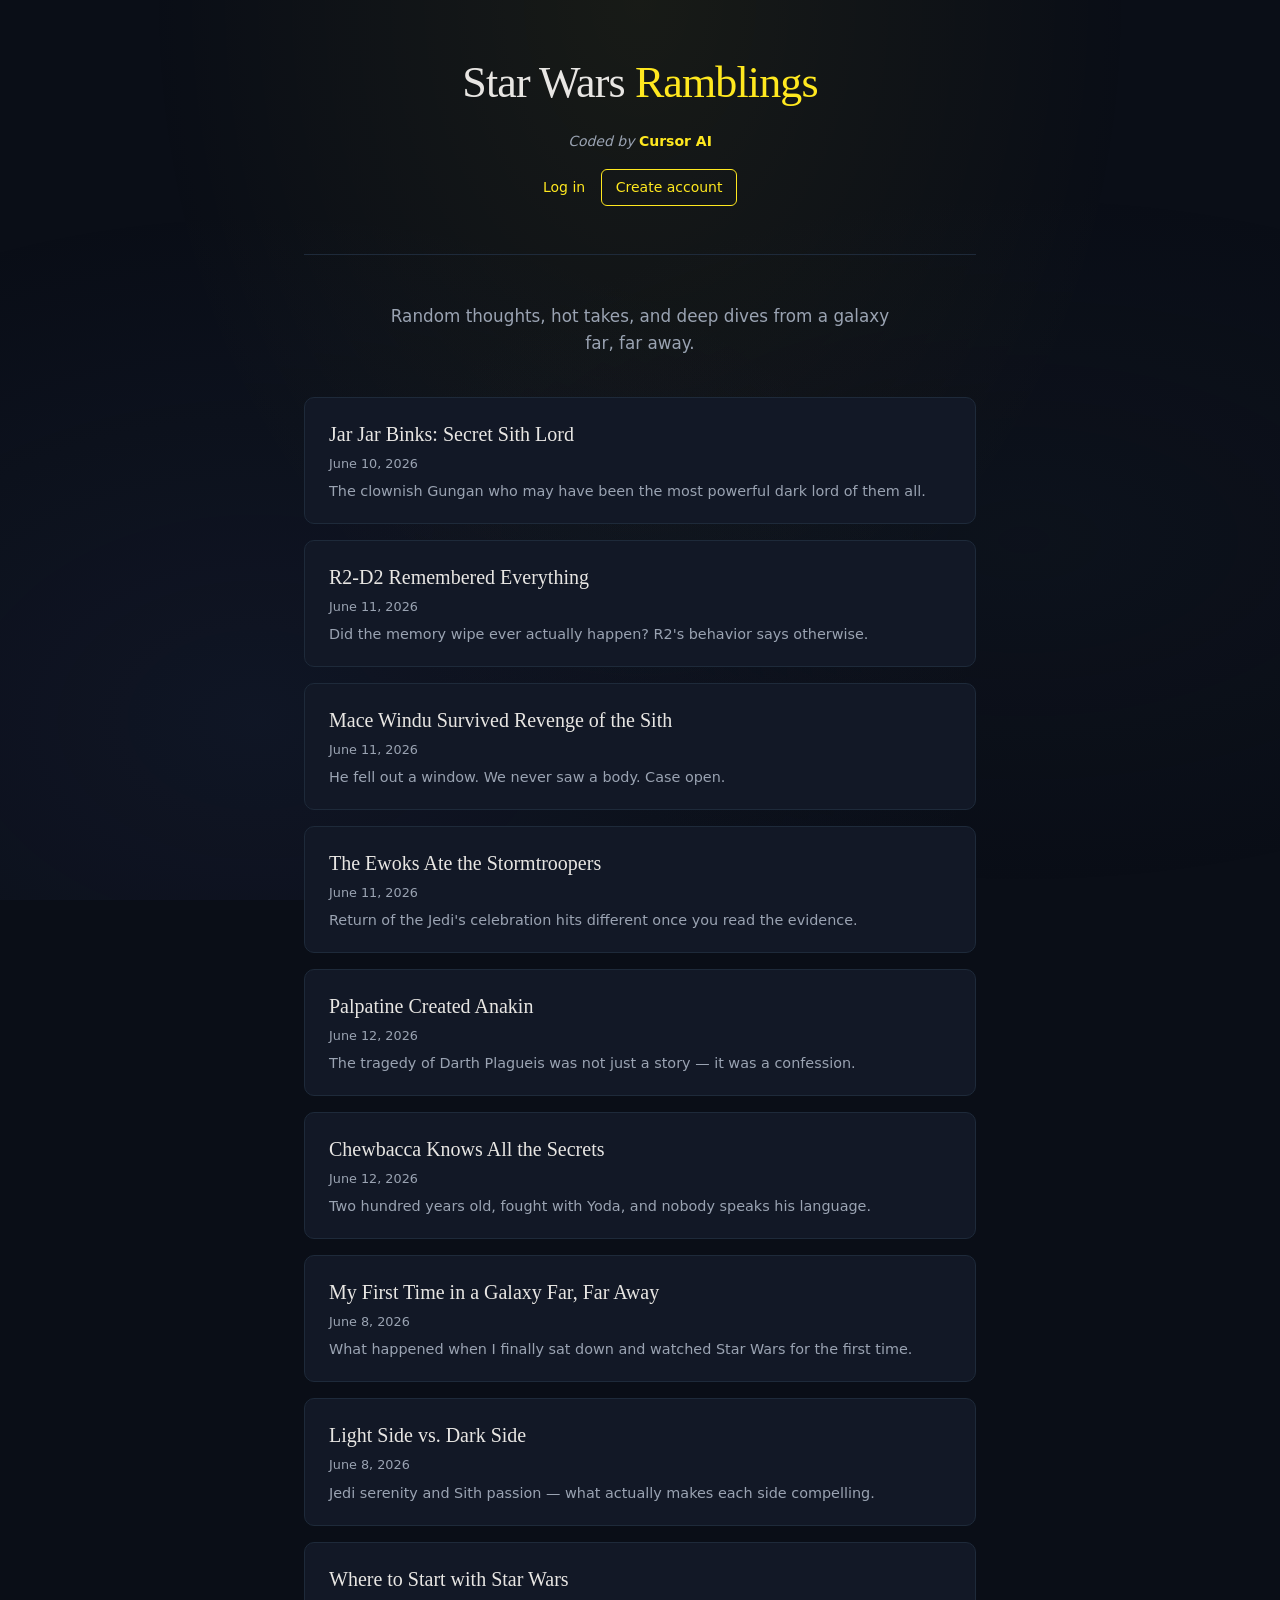
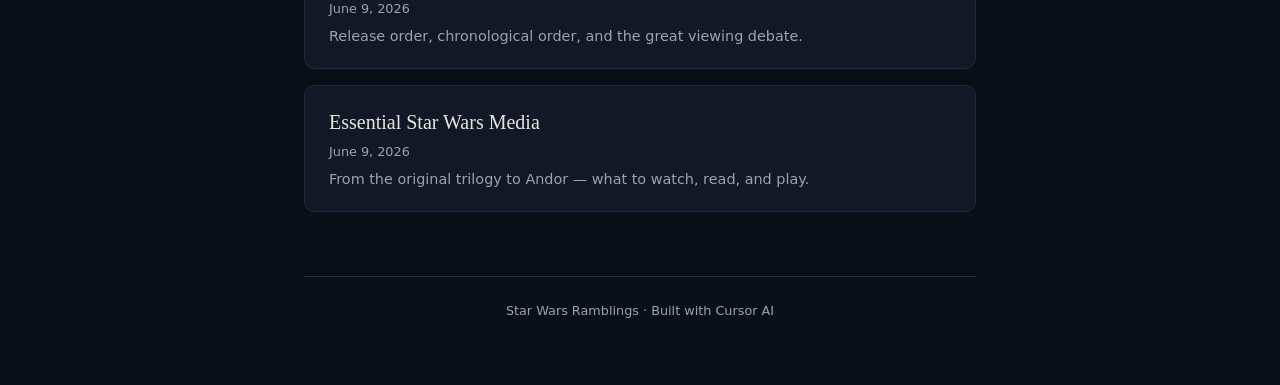
<file: index.html>
<!DOCTYPE html>
<html lang="en">
<head>
  <meta charset="UTF-8">
  <meta name="viewport" content="width=device-width, initial-scale=1.0">
  <title>Star Wars Ramblings</title>
  <link rel="stylesheet" href="css/style.css">
</head>
<body>
  <div class="container">
    <header>
      <h1 class="site-title">Star Wars <span>Ramblings</span></h1>
      <p class="credit">Coded by <strong>Cursor AI</strong></p>
      <nav class="auth-nav" data-auth-nav="." aria-label="Account"></nav>
    </header>

    <p class="intro">
      Random thoughts, hot takes, and deep dives from a galaxy far, far away.
    </p>

    <ul class="post-list">
      <li>
        <a href="posts/jar-jar-sith.html">
          <div class="post-title">Jar Jar Binks: Secret Sith Lord</div>
          <time class="post-date" datetime="2026-06-10">June 10, 2026</time>
          <div class="post-excerpt">The clownish Gungan who may have been the most powerful dark lord of them all.</div>
        </a>
      </li>
      <li>
        <a href="posts/r2-remembers-all.html">
          <div class="post-title">R2-D2 Remembered Everything</div>
          <time class="post-date" datetime="2026-06-11">June 11, 2026</time>
          <div class="post-excerpt">Did the memory wipe ever actually happen? R2's behavior says otherwise.</div>
        </a>
      </li>
      <li>
        <a href="posts/mace-windu-survived.html">
          <div class="post-title">Mace Windu Survived Revenge of the Sith</div>
          <time class="post-date" datetime="2026-06-11">June 11, 2026</time>
          <div class="post-excerpt">He fell out a window. We never saw a body. Case open.</div>
        </a>
      </li>
      <li>
        <a href="posts/ewoks-ate-troopers.html">
          <div class="post-title">The Ewoks Ate the Stormtroopers</div>
          <time class="post-date" datetime="2026-06-11">June 11, 2026</time>
          <div class="post-excerpt">Return of the Jedi's celebration hits different once you read the evidence.</div>
        </a>
      </li>
      <li>
        <a href="posts/palpatine-created-anakin.html">
          <div class="post-title">Palpatine Created Anakin</div>
          <time class="post-date" datetime="2026-06-12">June 12, 2026</time>
          <div class="post-excerpt">The tragedy of Darth Plagueis was not just a story — it was a confession.</div>
        </a>
      </li>
      <li>
        <a href="posts/chewbacca-knows-all.html">
          <div class="post-title">Chewbacca Knows All the Secrets</div>
          <time class="post-date" datetime="2026-06-12">June 12, 2026</time>
          <div class="post-excerpt">Two hundred years old, fought with Yoda, and nobody speaks his language.</div>
        </a>
      </li>
      <li>
        <a href="posts/first-roast.html">
          <div class="post-title">My First Time in a Galaxy Far, Far Away</div>
          <time class="post-date" datetime="2026-06-08">June 8, 2026</time>
          <div class="post-excerpt">What happened when I finally sat down and watched Star Wars for the first time.</div>
        </a>
      </li>
      <li>
        <a href="posts/roast-levels.html">
          <div class="post-title">Light Side vs. Dark Side</div>
          <time class="post-date" datetime="2026-06-08">June 8, 2026</time>
          <div class="post-excerpt">Jedi serenity and Sith passion — what actually makes each side compelling.</div>
        </a>
      </li>
      <li>
        <a href="posts/choosing-beans.html">
          <div class="post-title">Where to Start with Star Wars</div>
          <time class="post-date" datetime="2026-06-09">June 9, 2026</time>
          <div class="post-excerpt">Release order, chronological order, and the great viewing debate.</div>
        </a>
      </li>
      <li>
        <a href="posts/equipment-guide.html">
          <div class="post-title">Essential Star Wars Media</div>
          <time class="post-date" datetime="2026-06-09">June 9, 2026</time>
          <div class="post-excerpt">From the original trilogy to Andor — what to watch, read, and play.</div>
        </a>
      </li>
    </ul>

    <footer>
      <p>Star Wars Ramblings &middot; Built with Cursor AI</p>
    </footer>
  </div>
  <script src="js/auth.js"></script>
</body>
</html>
</file>
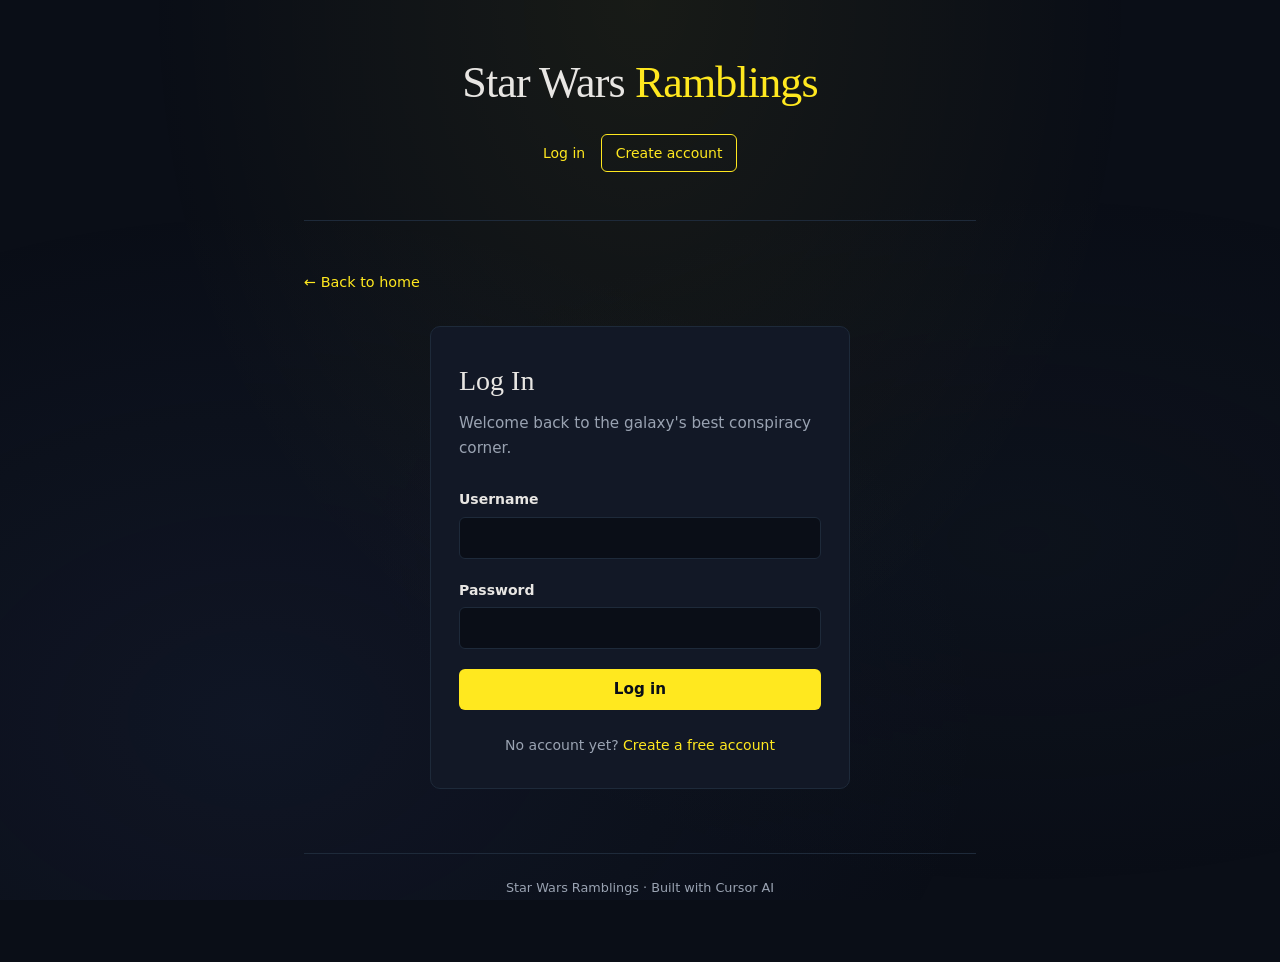
<file: login.html>
<!DOCTYPE html>
<html lang="en">
<head>
  <meta charset="UTF-8">
  <meta name="viewport" content="width=device-width, initial-scale=1.0">
  <title>Log In — Star Wars Ramblings</title>
  <link rel="stylesheet" href="css/style.css">
</head>
<body>
  <div class="container">
    <header>
      <h1 class="site-title">Star Wars <span>Ramblings</span></h1>
      <nav class="auth-nav" data-auth-nav="." aria-label="Account"></nav>
    </header>

    <a class="back-link" href="index.html">&larr; Back to home</a>

    <section class="auth-card">
      <h1>Log In</h1>
      <p class="auth-lead">Welcome back to the galaxy's best conspiracy corner.</p>

      <form id="login-form" class="auth-form" data-home="index.html">
        <div class="form-group">
          <label for="username">Username</label>
          <input type="text" id="username" name="username" autocomplete="username" required maxlength="30">
        </div>
        <div class="form-group">
          <label for="password">Password</label>
          <input type="password" id="password" name="password" autocomplete="current-password" required minlength="8">
        </div>
        <p id="form-message" class="form-message" hidden></p>
        <button type="submit" class="btn btn-primary">Log in</button>
      </form>

      <p class="auth-switch">
        No account yet? <a href="signup.html">Create a free account</a>
      </p>
    </section>

    <footer>
      <p>Star Wars Ramblings &middot; Built with Cursor AI</p>
    </footer>
  </div>
  <script src="js/auth.js"></script>
</body>
</html>
</file>
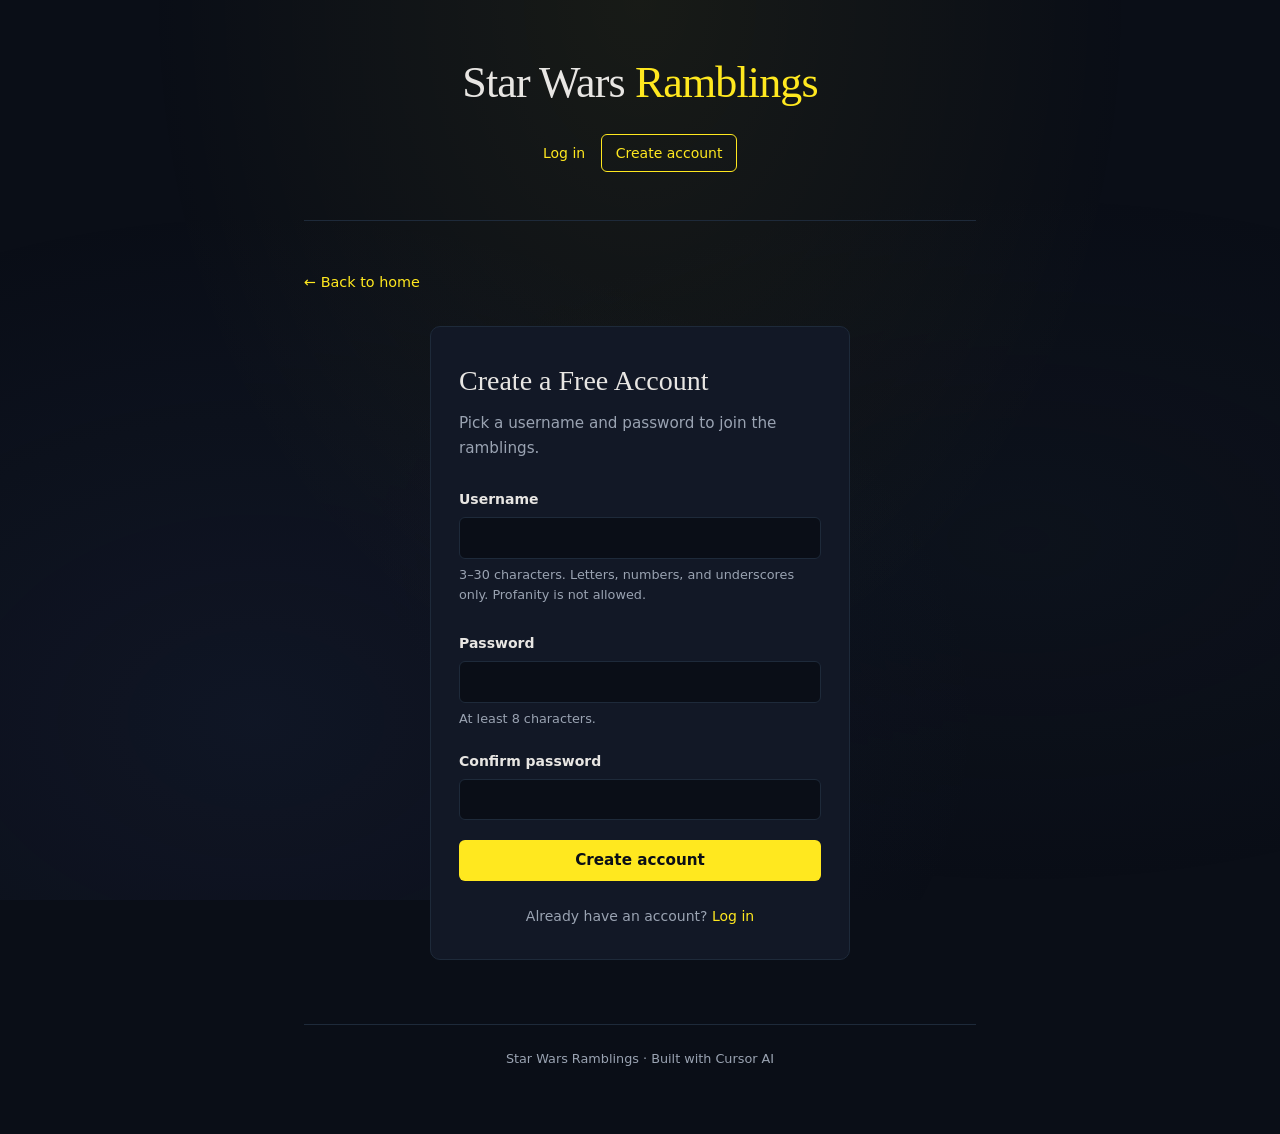
<file: signup.html>
<!DOCTYPE html>
<html lang="en">
<head>
  <meta charset="UTF-8">
  <meta name="viewport" content="width=device-width, initial-scale=1.0">
  <title>Create Account — Star Wars Ramblings</title>
  <link rel="stylesheet" href="css/style.css">
</head>
<body>
  <div class="container">
    <header>
      <h1 class="site-title">Star Wars <span>Ramblings</span></h1>
      <nav class="auth-nav" data-auth-nav="." aria-label="Account"></nav>
    </header>

    <a class="back-link" href="index.html">&larr; Back to home</a>

    <section class="auth-card">
      <h1>Create a Free Account</h1>
      <p class="auth-lead">Pick a username and password to join the ramblings.</p>

      <form id="signup-form" class="auth-form" data-home="index.html">
        <div class="form-group">
          <label for="username">Username</label>
          <input type="text" id="username" name="username" autocomplete="username" required maxlength="30" pattern="[A-Za-z0-9_]+">
          <p class="form-hint">3–30 characters. Letters, numbers, and underscores only. Profanity is not allowed.</p>
          <p id="username-feedback" class="form-hint"></p>
        </div>
        <div class="form-group">
          <label for="password">Password</label>
          <input type="password" id="password" name="password" autocomplete="new-password" required minlength="8">
          <p class="form-hint">At least 8 characters.</p>
        </div>
        <div class="form-group">
          <label for="confirm-password">Confirm password</label>
          <input type="password" id="confirm-password" name="confirm-password" autocomplete="new-password" required minlength="8">
        </div>
        <p id="form-message" class="form-message" hidden></p>
        <button type="submit" class="btn btn-primary">Create account</button>
      </form>

      <p class="auth-switch">
        Already have an account? <a href="login.html">Log in</a>
      </p>
    </section>

    <footer>
      <p>Star Wars Ramblings &middot; Built with Cursor AI</p>
    </footer>
  </div>
  <script src="js/auth.js"></script>
</body>
</html>
</file>
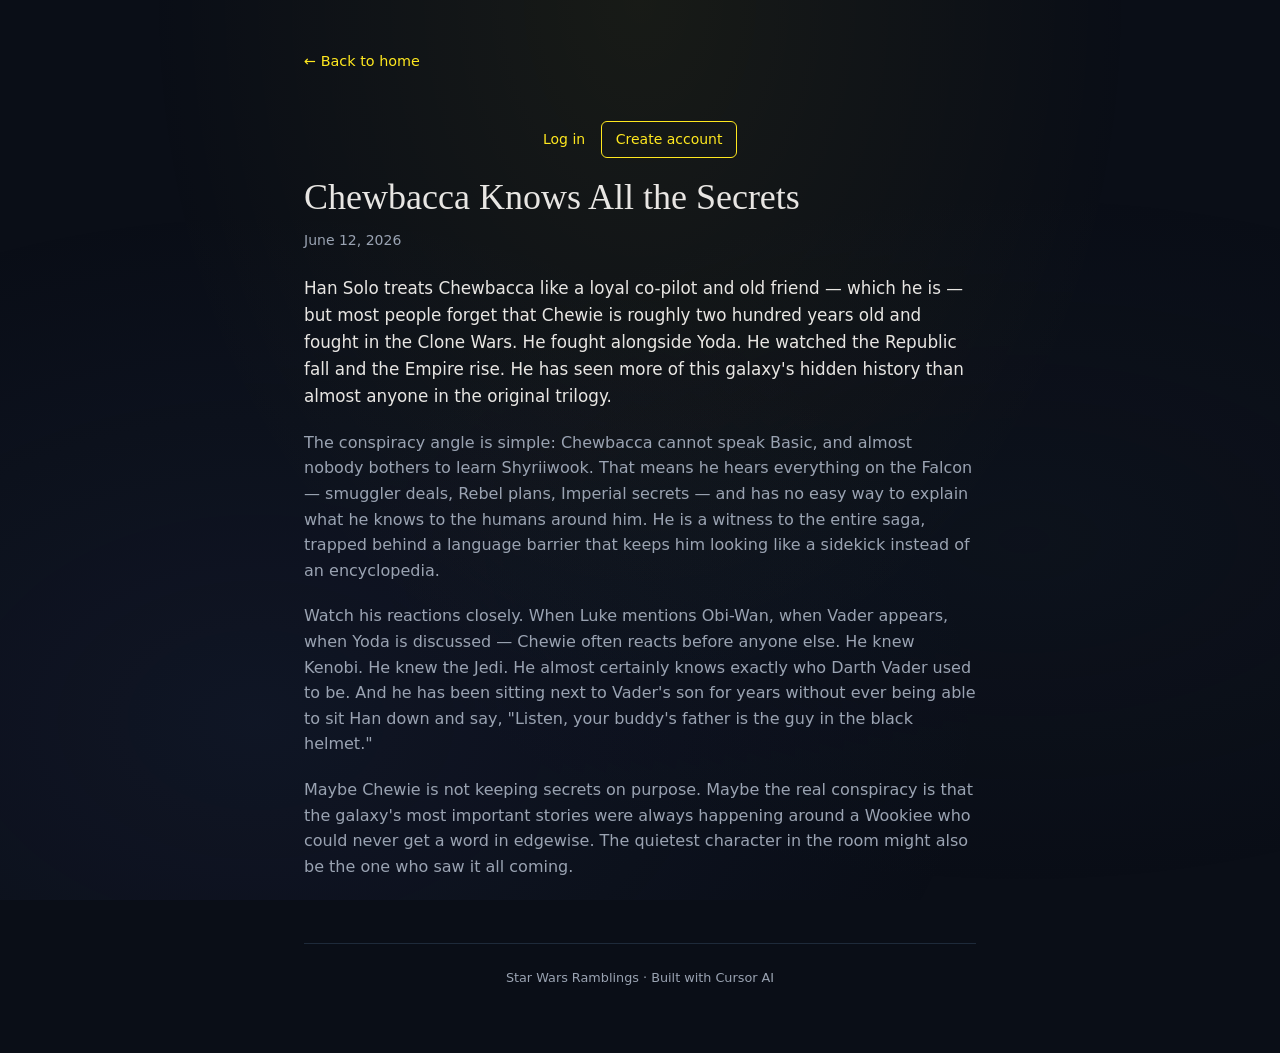
<file: posts/chewbacca-knows-all.html>
<!DOCTYPE html>
<html lang="en">
<head>
  <meta charset="UTF-8">
  <meta name="viewport" content="width=device-width, initial-scale=1.0">
  <title>Chewbacca Knows All the Secrets — Star Wars Ramblings</title>
  <link rel="stylesheet" href="../css/style.css">
</head>
<body>
  <div class="container">
    <a class="back-link" href="../index.html">&larr; Back to home</a>
    <nav class="auth-nav" data-auth-nav=".." aria-label="Account"></nav>

    <article>
      <h1>Chewbacca Knows All the Secrets</h1>
      <time class="article-date" datetime="2026-06-12">June 12, 2026</time>
      <p>
        Han Solo treats Chewbacca like a loyal co-pilot and old friend — which he is — but
        most people forget that Chewie is roughly two hundred years old and fought in the Clone
        Wars. He fought alongside Yoda. He watched the Republic fall and the Empire rise. He
        has seen more of this galaxy's hidden history than almost anyone in the original trilogy.
      </p>
      <p>
        The conspiracy angle is simple: Chewbacca cannot speak Basic, and almost nobody bothers
        to learn Shyriiwook. That means he hears everything on the Falcon — smuggler deals,
        Rebel plans, Imperial secrets — and has no easy way to explain what he knows to the
        humans around him. He is a witness to the entire saga, trapped behind a language barrier
        that keeps him looking like a sidekick instead of an encyclopedia.
      </p>
      <p>
        Watch his reactions closely. When Luke mentions Obi-Wan, when Vader appears, when Yoda
        is discussed — Chewie often reacts before anyone else. He knew Kenobi. He knew the
        Jedi. He almost certainly knows exactly who Darth Vader used to be. And he has been
        sitting next to Vader's son for years without ever being able to sit Han down and say,
        "Listen, your buddy's father is the guy in the black helmet."
      </p>
      <p>
        Maybe Chewie is not keeping secrets on purpose. Maybe the real conspiracy is that the
        galaxy's most important stories were always happening around a Wookiee who could never
        get a word in edgewise. The quietest character in the room might also be the one who
        saw it all coming.
      </p>
    </article>

    <footer>
      <p>Star Wars Ramblings &middot; Built with Cursor AI</p>
    </footer>
  </div>
  <script src="../js/auth.js"></script>
</body>
</html>
</file>
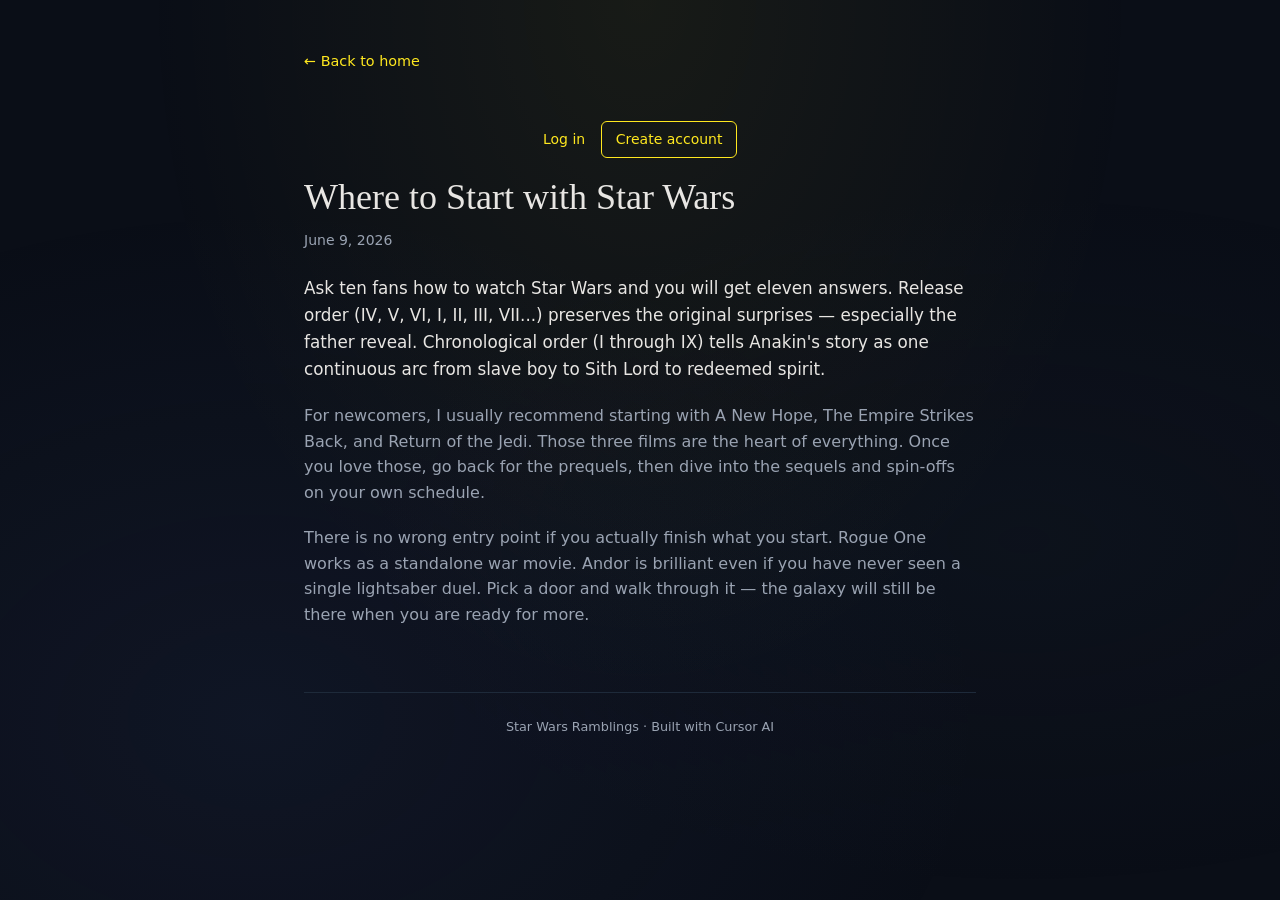
<file: posts/choosing-beans.html>
<!DOCTYPE html>
<html lang="en">
<head>
  <meta charset="UTF-8">
  <meta name="viewport" content="width=device-width, initial-scale=1.0">
  <title>Where to Start with Star Wars — Star Wars Ramblings</title>
  <link rel="stylesheet" href="../css/style.css">
</head>
<body>
  <div class="container">
    <a class="back-link" href="../index.html">&larr; Back to home</a>
    <nav class="auth-nav" data-auth-nav=".." aria-label="Account"></nav>

    <article>
      <h1>Where to Start with Star Wars</h1>
      <time class="article-date" datetime="2026-06-09">June 9, 2026</time>
      <p>
        Ask ten fans how to watch Star Wars and you will get eleven answers. Release order
        (IV, V, VI, I, II, III, VII...) preserves the original surprises — especially
        the father reveal. Chronological order (I through IX) tells Anakin's story as
        one continuous arc from slave boy to Sith Lord to redeemed spirit.
      </p>
      <p>
        For newcomers, I usually recommend starting with A New Hope, The Empire Strikes Back,
        and Return of the Jedi. Those three films are the heart of everything. Once you
        love those, go back for the prequels, then dive into the sequels and spin-offs
        on your own schedule.
      </p>
      <p>
        There is no wrong entry point if you actually finish what you start. Rogue One
        works as a standalone war movie. Andor is brilliant even if you have never seen
        a single lightsaber duel. Pick a door and walk through it — the galaxy will
        still be there when you are ready for more.
      </p>
    </article>

    <footer>
      <p>Star Wars Ramblings &middot; Built with Cursor AI</p>
    </footer>
  </div>
  <script src="../js/auth.js"></script>
</body>
</html>
</file>
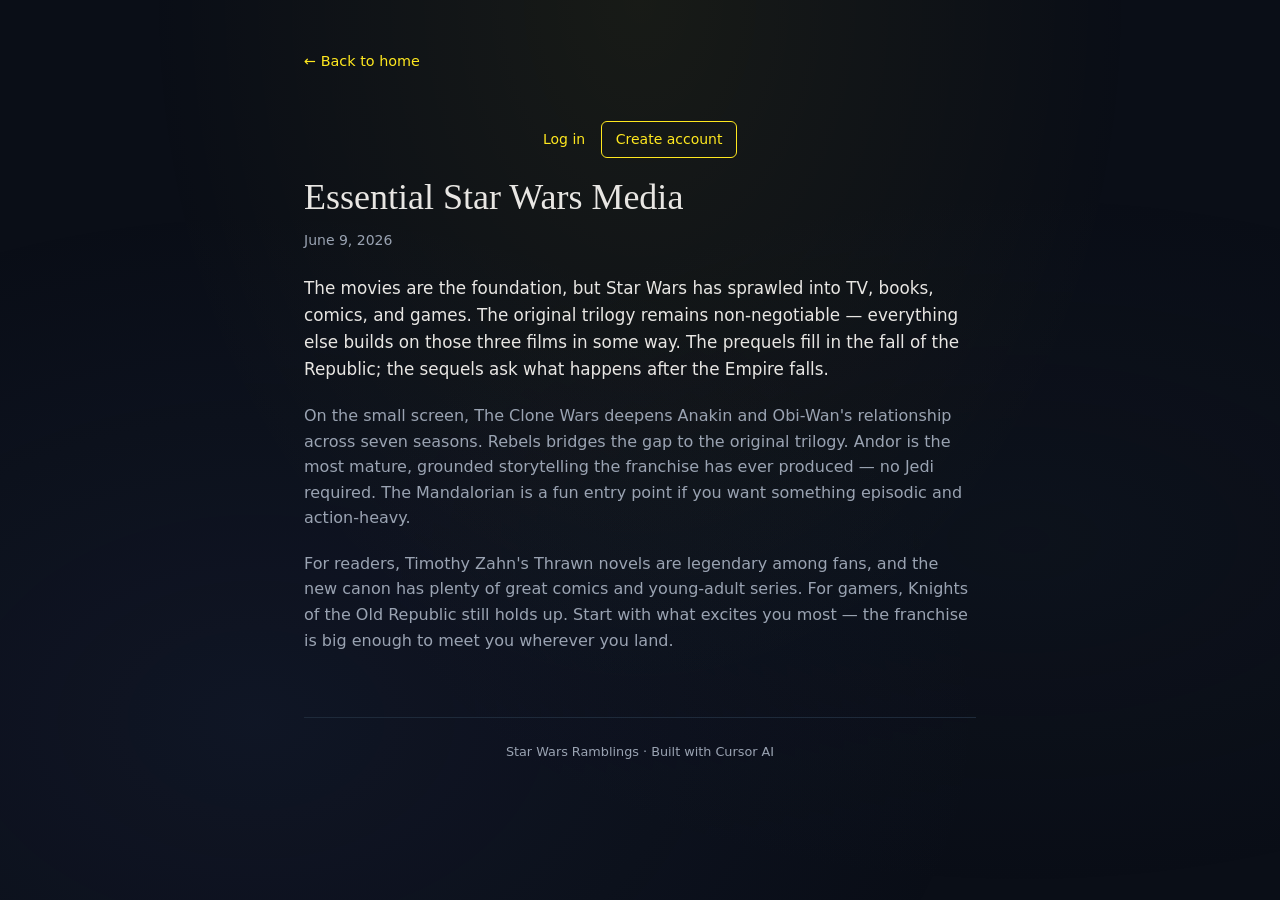
<file: posts/equipment-guide.html>
<!DOCTYPE html>
<html lang="en">
<head>
  <meta charset="UTF-8">
  <meta name="viewport" content="width=device-width, initial-scale=1.0">
  <title>Essential Star Wars Media — Star Wars Ramblings</title>
  <link rel="stylesheet" href="../css/style.css">
</head>
<body>
  <div class="container">
    <a class="back-link" href="../index.html">&larr; Back to home</a>
    <nav class="auth-nav" data-auth-nav=".." aria-label="Account"></nav>

    <article>
      <h1>Essential Star Wars Media</h1>
      <time class="article-date" datetime="2026-06-09">June 9, 2026</time>
      <p>
        The movies are the foundation, but Star Wars has sprawled into TV, books, comics,
        and games. The original trilogy remains non-negotiable — everything else builds
        on those three films in some way. The prequels fill in the fall of the Republic;
        the sequels ask what happens after the Empire falls.
      </p>
      <p>
        On the small screen, The Clone Wars deepens Anakin and Obi-Wan's relationship
        across seven seasons. Rebels bridges the gap to the original trilogy. Andor is
        the most mature, grounded storytelling the franchise has ever produced — no Jedi
        required. The Mandalorian is a fun entry point if you want something episodic
        and action-heavy.
      </p>
      <p>
        For readers, Timothy Zahn's Thrawn novels are legendary among fans, and the
        new canon has plenty of great comics and young-adult series. For gamers, Knights
        of the Old Republic still holds up. Start with what excites you most — the
        franchise is big enough to meet you wherever you land.
      </p>
    </article>

    <footer>
      <p>Star Wars Ramblings &middot; Built with Cursor AI</p>
    </footer>
  </div>
  <script src="../js/auth.js"></script>
</body>
</html>
</file>
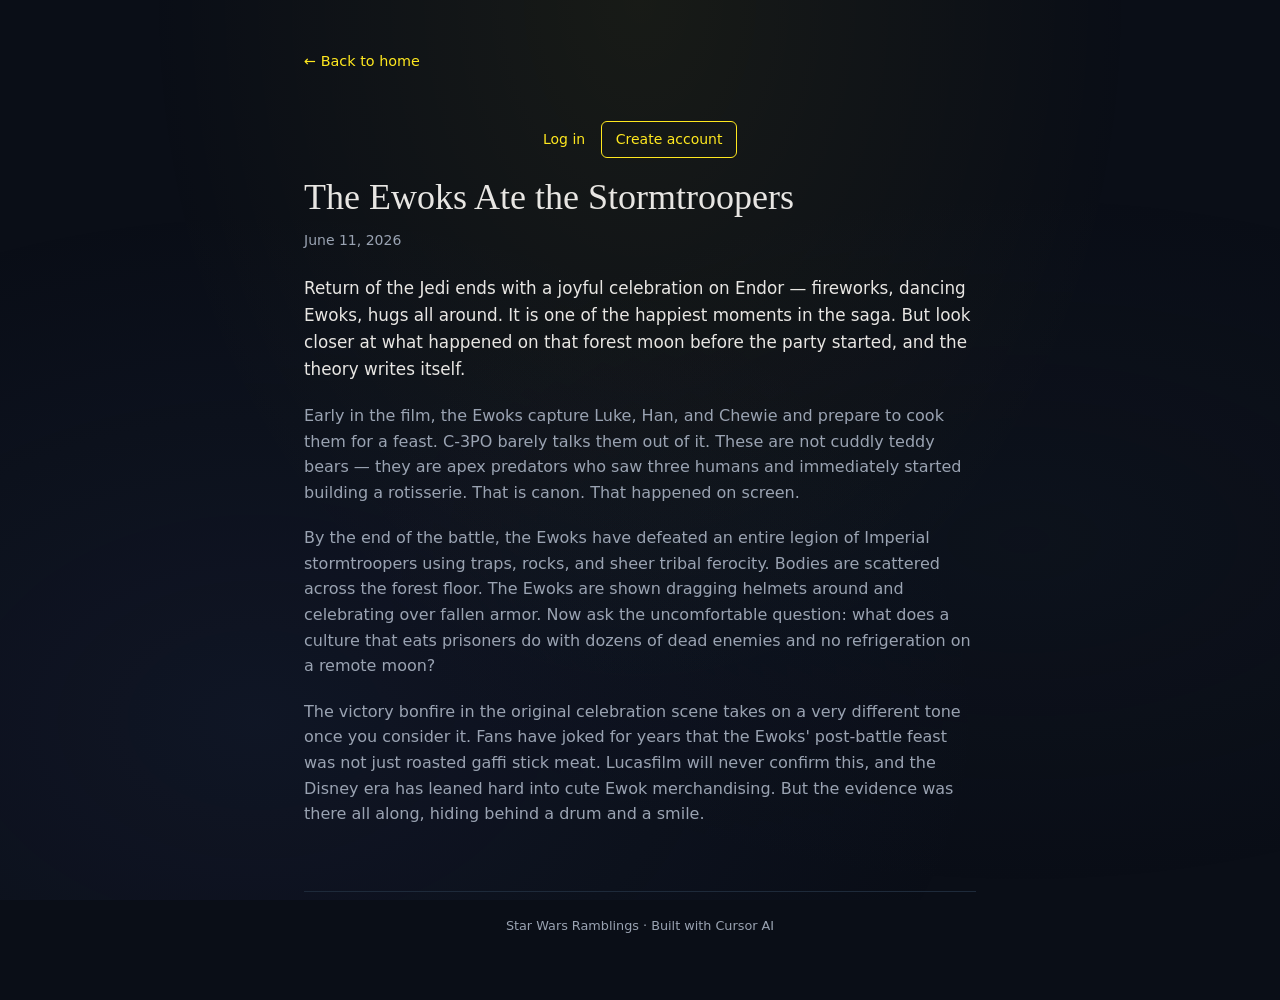
<file: posts/ewoks-ate-troopers.html>
<!DOCTYPE html>
<html lang="en">
<head>
  <meta charset="UTF-8">
  <meta name="viewport" content="width=device-width, initial-scale=1.0">
  <title>The Ewoks Ate the Stormtroopers — Star Wars Ramblings</title>
  <link rel="stylesheet" href="../css/style.css">
</head>
<body>
  <div class="container">
    <a class="back-link" href="../index.html">&larr; Back to home</a>
    <nav class="auth-nav" data-auth-nav=".." aria-label="Account"></nav>

    <article>
      <h1>The Ewoks Ate the Stormtroopers</h1>
      <time class="article-date" datetime="2026-06-11">June 11, 2026</time>
      <p>
        Return of the Jedi ends with a joyful celebration on Endor — fireworks, dancing Ewoks,
        hugs all around. It is one of the happiest moments in the saga. But look closer at what
        happened on that forest moon before the party started, and the theory writes itself.
      </p>
      <p>
        Early in the film, the Ewoks capture Luke, Han, and Chewie and prepare to cook them
        for a feast. C-3PO barely talks them out of it. These are not cuddly teddy bears —
        they are apex predators who saw three humans and immediately started building a rotisserie.
        That is canon. That happened on screen.
      </p>
      <p>
        By the end of the battle, the Ewoks have defeated an entire legion of Imperial
        stormtroopers using traps, rocks, and sheer tribal ferocity. Bodies are scattered
        across the forest floor. The Ewoks are shown dragging helmets around and celebrating
        over fallen armor. Now ask the uncomfortable question: what does a culture that eats
        prisoners do with dozens of dead enemies and no refrigeration on a remote moon?
      </p>
      <p>
        The victory bonfire in the original celebration scene takes on a very different tone
        once you consider it. Fans have joked for years that the Ewoks' post-battle feast was
        not just roasted gaffi stick meat. Lucasfilm will never confirm this, and the Disney
        era has leaned hard into cute Ewok merchandising. But the evidence was there all along,
        hiding behind a drum and a smile.
      </p>
    </article>

    <footer>
      <p>Star Wars Ramblings &middot; Built with Cursor AI</p>
    </footer>
  </div>
  <script src="../js/auth.js"></script>
</body>
</html>
</file>
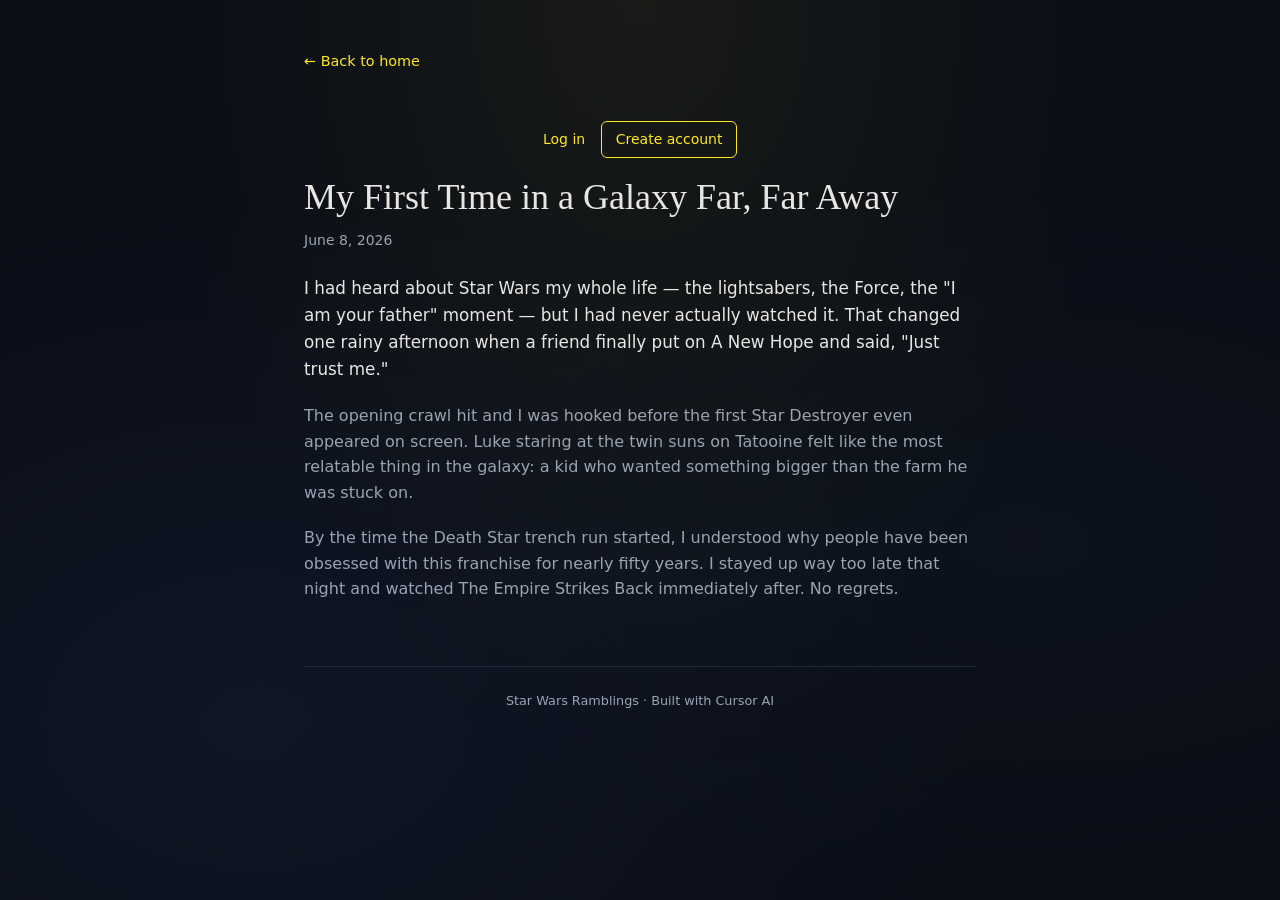
<file: posts/first-roast.html>
<!DOCTYPE html>
<html lang="en">
<head>
  <meta charset="UTF-8">
  <meta name="viewport" content="width=device-width, initial-scale=1.0">
  <title>My First Time in a Galaxy Far, Far Away — Star Wars Ramblings</title>
  <link rel="stylesheet" href="../css/style.css">
</head>
<body>
  <div class="container">
    <a class="back-link" href="../index.html">&larr; Back to home</a>
    <nav class="auth-nav" data-auth-nav=".." aria-label="Account"></nav>

    <article>
      <h1>My First Time in a Galaxy Far, Far Away</h1>
      <time class="article-date" datetime="2026-06-08">June 8, 2026</time>
      <p>
        I had heard about Star Wars my whole life — the lightsabers, the Force, the
        "I am your father" moment — but I had never actually watched it. That changed
        one rainy afternoon when a friend finally put on A New Hope and said, "Just trust me."
      </p>
      <p>
        The opening crawl hit and I was hooked before the first Star Destroyer even
        appeared on screen. Luke staring at the twin suns on Tatooine felt like the
        most relatable thing in the galaxy: a kid who wanted something bigger than
        the farm he was stuck on.
      </p>
      <p>
        By the time the Death Star trench run started, I understood why people have
        been obsessed with this franchise for nearly fifty years. I stayed up way too
        late that night and watched The Empire Strikes Back immediately after. No regrets.
      </p>
    </article>

    <footer>
      <p>Star Wars Ramblings &middot; Built with Cursor AI</p>
    </footer>
  </div>
  <script src="../js/auth.js"></script>
</body>
</html>
</file>
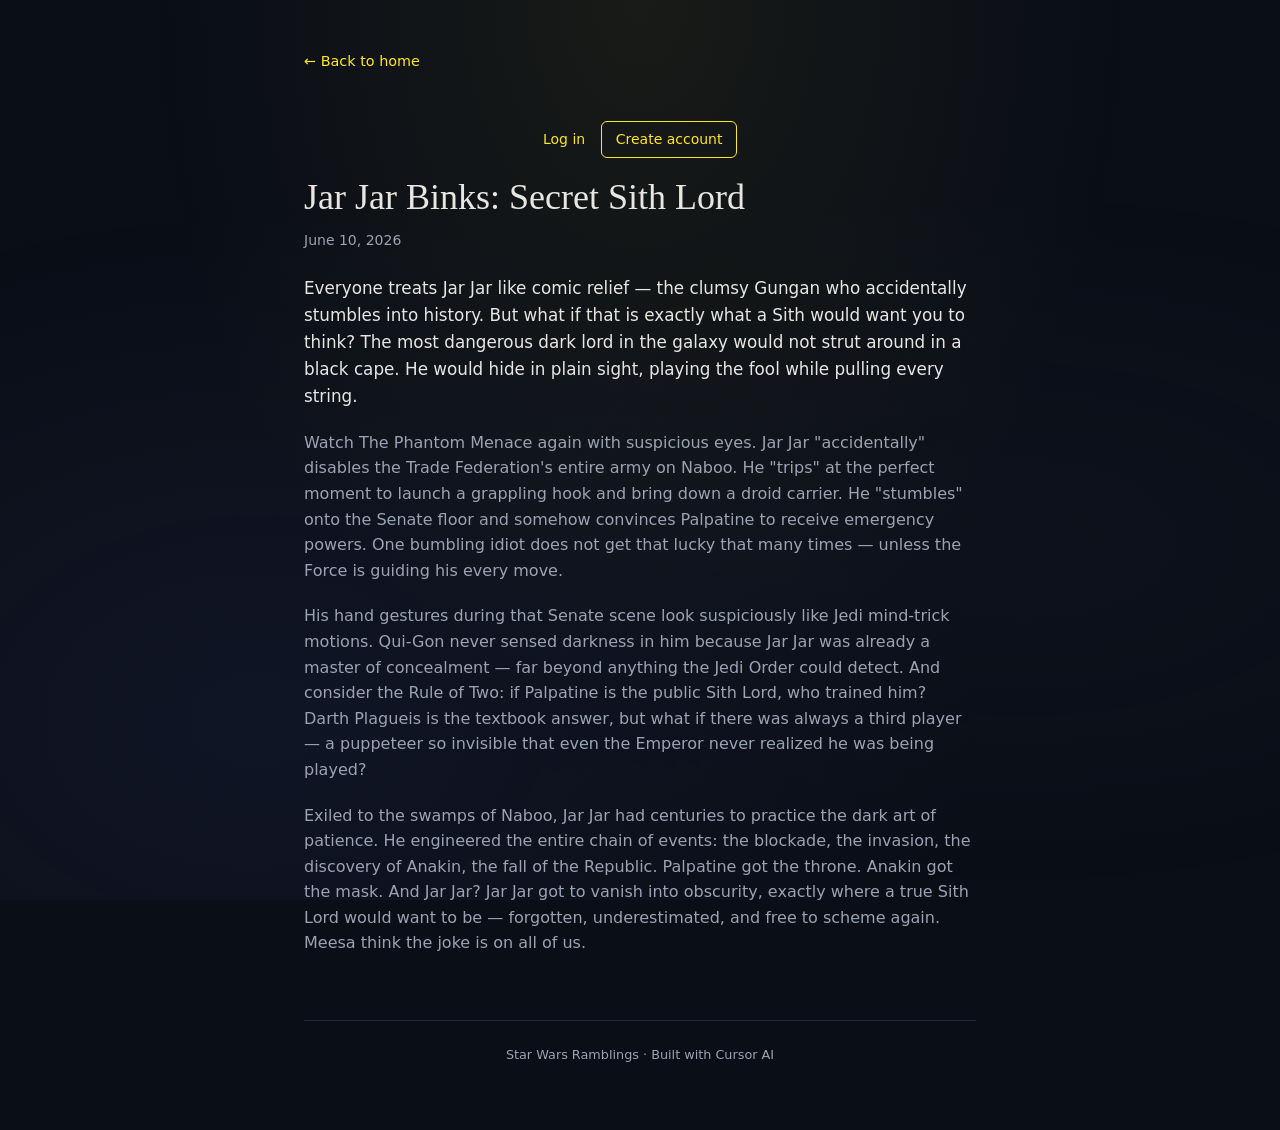
<file: posts/jar-jar-sith.html>
<!DOCTYPE html>
<html lang="en">
<head>
  <meta charset="UTF-8">
  <meta name="viewport" content="width=device-width, initial-scale=1.0">
  <title>Jar Jar Binks: Secret Sith Lord — Star Wars Ramblings</title>
  <link rel="stylesheet" href="../css/style.css">
</head>
<body>
  <div class="container">
    <a class="back-link" href="../index.html">&larr; Back to home</a>
    <nav class="auth-nav" data-auth-nav=".." aria-label="Account"></nav>

    <article>
      <h1>Jar Jar Binks: Secret Sith Lord</h1>
      <time class="article-date" datetime="2026-06-10">June 10, 2026</time>
      <p>
        Everyone treats Jar Jar like comic relief — the clumsy Gungan who accidentally
        stumbles into history. But what if that is exactly what a Sith would want you
        to think? The most dangerous dark lord in the galaxy would not strut around
        in a black cape. He would hide in plain sight, playing the fool while pulling
        every string.
      </p>
      <p>
        Watch The Phantom Menace again with suspicious eyes. Jar Jar "accidentally"
        disables the Trade Federation's entire army on Naboo. He "trips" at the perfect
        moment to launch a grappling hook and bring down a droid carrier. He "stumbles"
        onto the Senate floor and somehow convinces Palpatine to receive emergency powers.
        One bumbling idiot does not get that lucky that many times — unless the Force
        is guiding his every move.
      </p>
      <p>
        His hand gestures during that Senate scene look suspiciously like Jedi mind-trick
        motions. Qui-Gon never sensed darkness in him because Jar Jar was already a master
        of concealment — far beyond anything the Jedi Order could detect. And consider the
        Rule of Two: if Palpatine is the public Sith Lord, who trained him? Darth Plagueis
        is the textbook answer, but what if there was always a third player — a puppeteer
        so invisible that even the Emperor never realized he was being played?
      </p>
      <p>
        Exiled to the swamps of Naboo, Jar Jar had centuries to practice the dark art of
        patience. He engineered the entire chain of events: the blockade, the invasion, the
        discovery of Anakin, the fall of the Republic. Palpatine got the throne. Anakin got
        the mask. And Jar Jar? Jar Jar got to vanish into obscurity, exactly where a true
        Sith Lord would want to be — forgotten, underestimated, and free to scheme again.
        Meesa think the joke is on all of us.
      </p>
    </article>

    <footer>
      <p>Star Wars Ramblings &middot; Built with Cursor AI</p>
    </footer>
  </div>
  <script src="../js/auth.js"></script>
</body>
</html>
</file>
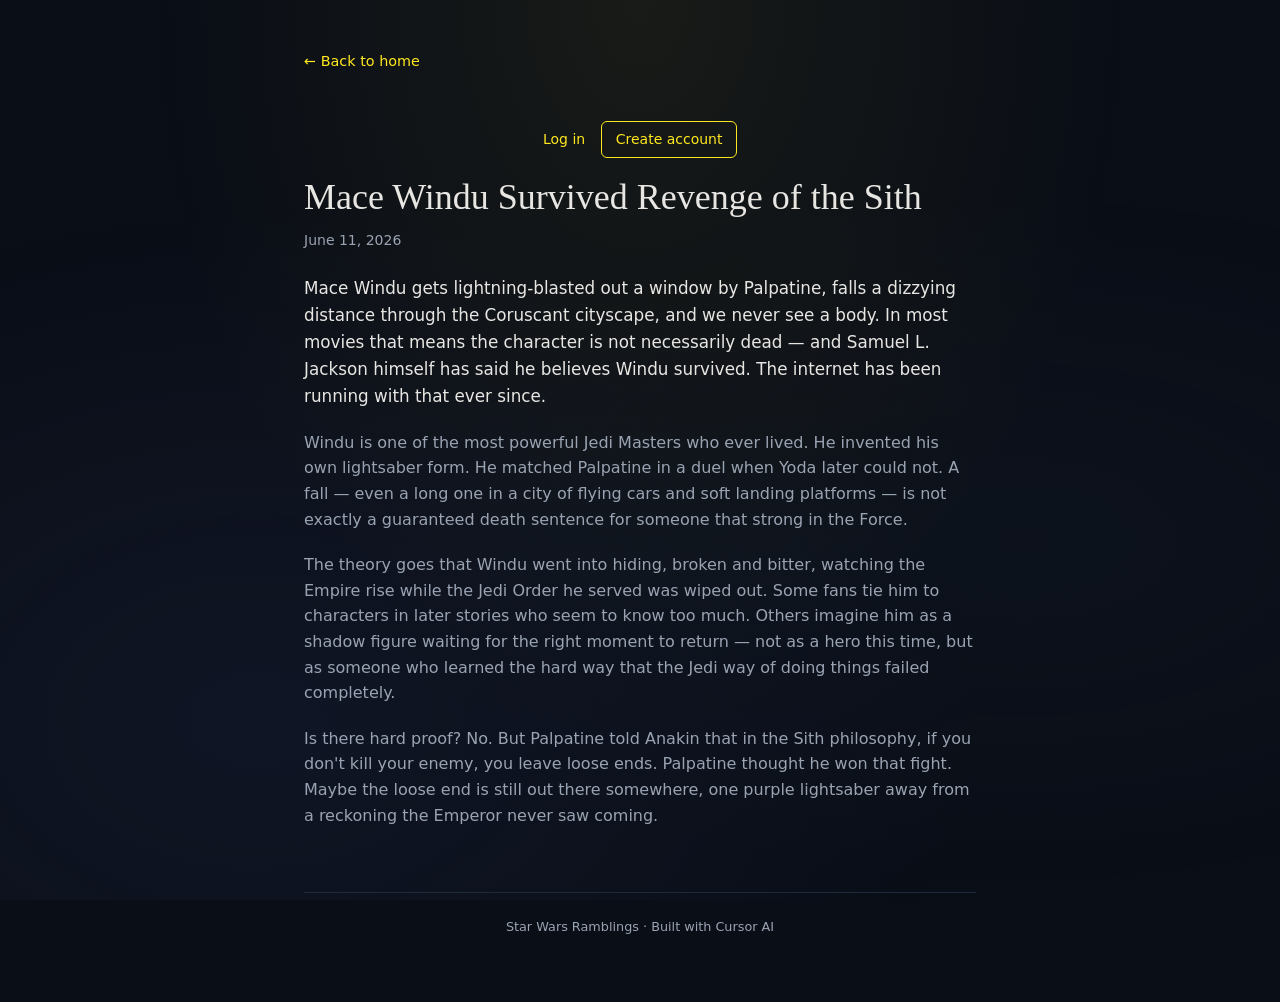
<file: posts/mace-windu-survived.html>
<!DOCTYPE html>
<html lang="en">
<head>
  <meta charset="UTF-8">
  <meta name="viewport" content="width=device-width, initial-scale=1.0">
  <title>Mace Windu Survived Revenge of the Sith — Star Wars Ramblings</title>
  <link rel="stylesheet" href="../css/style.css">
</head>
<body>
  <div class="container">
    <a class="back-link" href="../index.html">&larr; Back to home</a>
    <nav class="auth-nav" data-auth-nav=".." aria-label="Account"></nav>

    <article>
      <h1>Mace Windu Survived Revenge of the Sith</h1>
      <time class="article-date" datetime="2026-06-11">June 11, 2026</time>
      <p>
        Mace Windu gets lightning-blasted out a window by Palpatine, falls a dizzying distance
        through the Coruscant cityscape, and we never see a body. In most movies that means
        the character is not necessarily dead — and Samuel L. Jackson himself has said he
        believes Windu survived. The internet has been running with that ever since.
      </p>
      <p>
        Windu is one of the most powerful Jedi Masters who ever lived. He invented his own
        lightsaber form. He matched Palpatine in a duel when Yoda later could not. A fall —
        even a long one in a city of flying cars and soft landing platforms — is not exactly
        a guaranteed death sentence for someone that strong in the Force.
      </p>
      <p>
        The theory goes that Windu went into hiding, broken and bitter, watching the Empire
        rise while the Jedi Order he served was wiped out. Some fans tie him to characters
        in later stories who seem to know too much. Others imagine him as a shadow figure
        waiting for the right moment to return — not as a hero this time, but as someone who
        learned the hard way that the Jedi way of doing things failed completely.
      </p>
      <p>
        Is there hard proof? No. But Palpatine told Anakin that in the Sith philosophy, if
        you don't kill your enemy, you leave loose ends. Palpatine thought he won that fight.
        Maybe the loose end is still out there somewhere, one purple lightsaber away from
        a reckoning the Emperor never saw coming.
      </p>
    </article>

    <footer>
      <p>Star Wars Ramblings &middot; Built with Cursor AI</p>
    </footer>
  </div>
  <script src="../js/auth.js"></script>
</body>
</html>
</file>
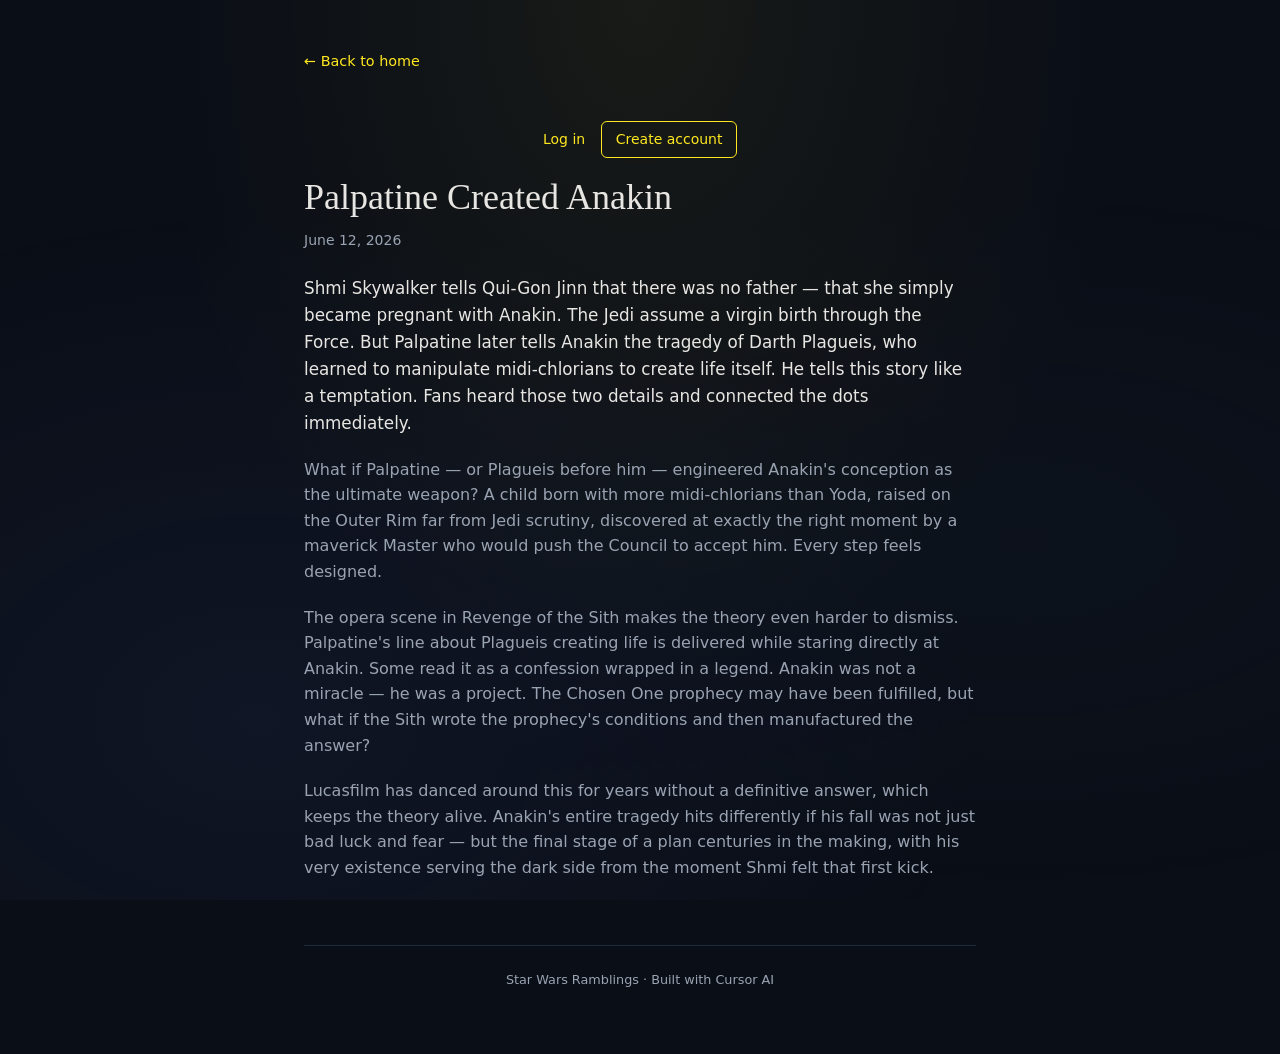
<file: posts/palpatine-created-anakin.html>
<!DOCTYPE html>
<html lang="en">
<head>
  <meta charset="UTF-8">
  <meta name="viewport" content="width=device-width, initial-scale=1.0">
  <title>Palpatine Created Anakin — Star Wars Ramblings</title>
  <link rel="stylesheet" href="../css/style.css">
</head>
<body>
  <div class="container">
    <a class="back-link" href="../index.html">&larr; Back to home</a>
    <nav class="auth-nav" data-auth-nav=".." aria-label="Account"></nav>

    <article>
      <h1>Palpatine Created Anakin</h1>
      <time class="article-date" datetime="2026-06-12">June 12, 2026</time>
      <p>
        Shmi Skywalker tells Qui-Gon Jinn that there was no father — that she simply became
        pregnant with Anakin. The Jedi assume a virgin birth through the Force. But Palpatine
        later tells Anakin the tragedy of Darth Plagueis, who learned to manipulate midi-chlorians
        to create life itself. He tells this story like a temptation. Fans heard those two
        details and connected the dots immediately.
      </p>
      <p>
        What if Palpatine — or Plagueis before him — engineered Anakin's conception as the
        ultimate weapon? A child born with more midi-chlorians than Yoda, raised on the Outer
        Rim far from Jedi scrutiny, discovered at exactly the right moment by a maverick Master
        who would push the Council to accept him. Every step feels designed.
      </p>
      <p>
        The opera scene in Revenge of the Sith makes the theory even harder to dismiss.
        Palpatine's line about Plagueis creating life is delivered while staring directly at
        Anakin. Some read it as a confession wrapped in a legend. Anakin was not a miracle —
        he was a project. The Chosen One prophecy may have been fulfilled, but what if the
        Sith wrote the prophecy's conditions and then manufactured the answer?
      </p>
      <p>
        Lucasfilm has danced around this for years without a definitive answer, which keeps
        the theory alive. Anakin's entire tragedy hits differently if his fall was not just
        bad luck and fear — but the final stage of a plan centuries in the making, with his
        very existence serving the dark side from the moment Shmi felt that first kick.
      </p>
    </article>

    <footer>
      <p>Star Wars Ramblings &middot; Built with Cursor AI</p>
    </footer>
  </div>
  <script src="../js/auth.js"></script>
</body>
</html>
</file>
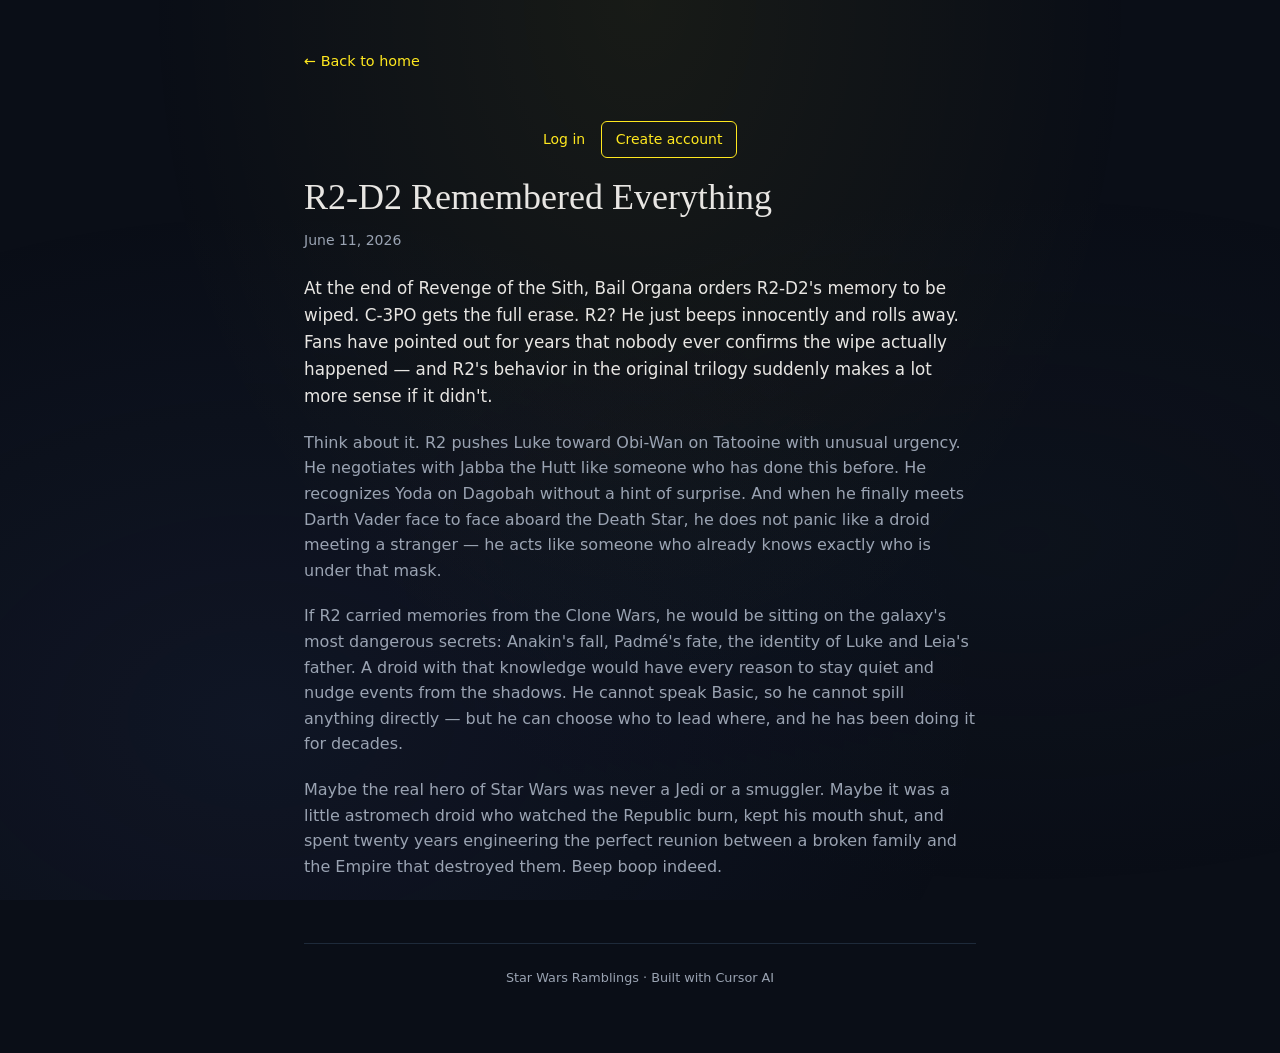
<file: posts/r2-remembers-all.html>
<!DOCTYPE html>
<html lang="en">
<head>
  <meta charset="UTF-8">
  <meta name="viewport" content="width=device-width, initial-scale=1.0">
  <title>R2-D2 Remembered Everything — Star Wars Ramblings</title>
  <link rel="stylesheet" href="../css/style.css">
</head>
<body>
  <div class="container">
    <a class="back-link" href="../index.html">&larr; Back to home</a>
    <nav class="auth-nav" data-auth-nav=".." aria-label="Account"></nav>

    <article>
      <h1>R2-D2 Remembered Everything</h1>
      <time class="article-date" datetime="2026-06-11">June 11, 2026</time>
      <p>
        At the end of Revenge of the Sith, Bail Organa orders R2-D2's memory to be wiped.
        C-3PO gets the full erase. R2? He just beeps innocently and rolls away. Fans have
        pointed out for years that nobody ever confirms the wipe actually happened — and R2's
        behavior in the original trilogy suddenly makes a lot more sense if it didn't.
      </p>
      <p>
        Think about it. R2 pushes Luke toward Obi-Wan on Tatooine with unusual urgency.
        He negotiates with Jabba the Hutt like someone who has done this before. He recognizes
        Yoda on Dagobah without a hint of surprise. And when he finally meets Darth Vader face
        to face aboard the Death Star, he does not panic like a droid meeting a stranger — he
        acts like someone who already knows exactly who is under that mask.
      </p>
      <p>
        If R2 carried memories from the Clone Wars, he would be sitting on the galaxy's most
        dangerous secrets: Anakin's fall, Padmé's fate, the identity of Luke and Leia's father.
        A droid with that knowledge would have every reason to stay quiet and nudge events from
        the shadows. He cannot speak Basic, so he cannot spill anything directly — but he can
        choose who to lead where, and he has been doing it for decades.
      </p>
      <p>
        Maybe the real hero of Star Wars was never a Jedi or a smuggler. Maybe it was a little
        astromech droid who watched the Republic burn, kept his mouth shut, and spent twenty
        years engineering the perfect reunion between a broken family and the Empire that
        destroyed them. Beep boop indeed.
      </p>
    </article>

    <footer>
      <p>Star Wars Ramblings &middot; Built with Cursor AI</p>
    </footer>
  </div>
  <script src="../js/auth.js"></script>
</body>
</html>
</file>
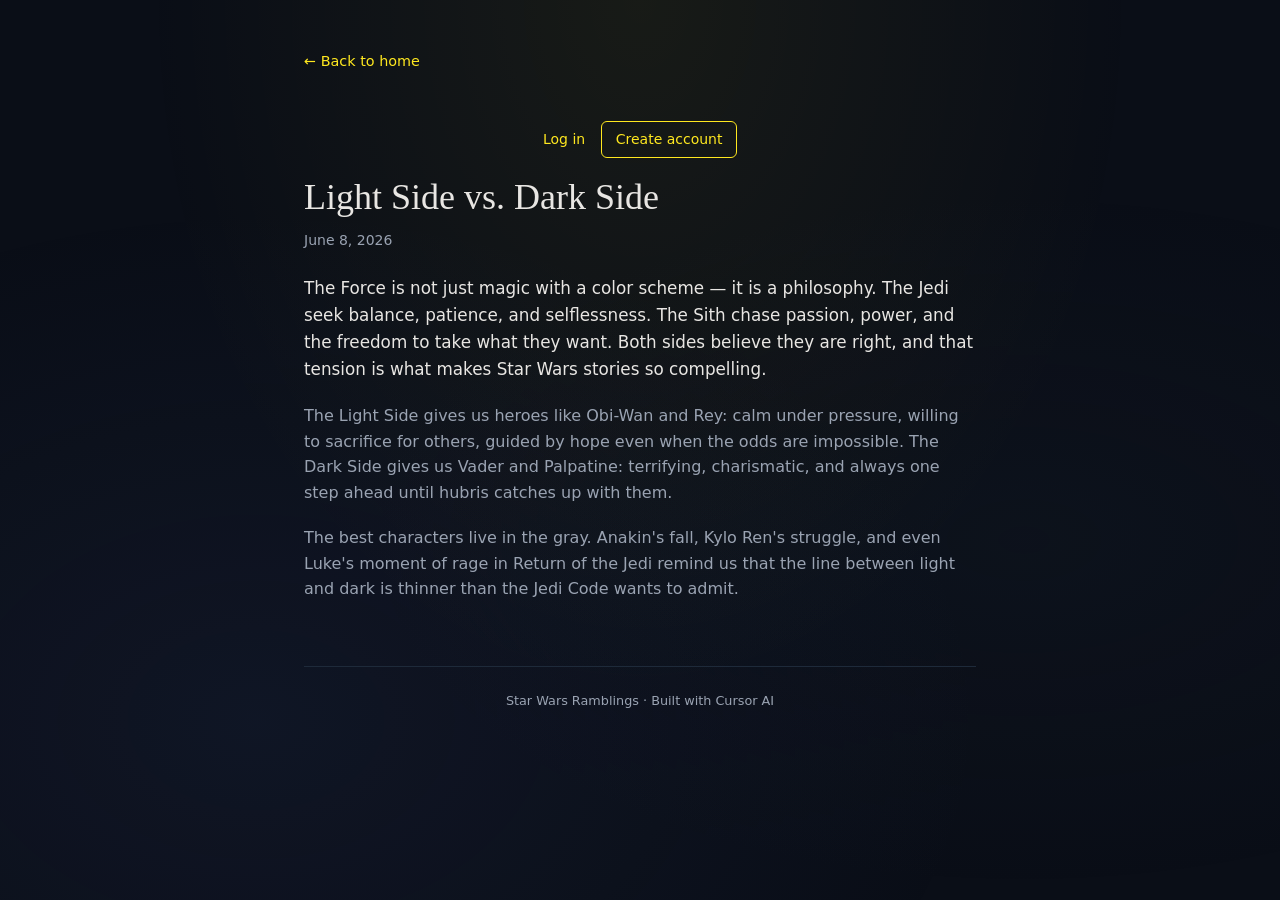
<file: posts/roast-levels.html>
<!DOCTYPE html>
<html lang="en">
<head>
  <meta charset="UTF-8">
  <meta name="viewport" content="width=device-width, initial-scale=1.0">
  <title>Light Side vs. Dark Side — Star Wars Ramblings</title>
  <link rel="stylesheet" href="../css/style.css">
</head>
<body>
  <div class="container">
    <a class="back-link" href="../index.html">&larr; Back to home</a>
    <nav class="auth-nav" data-auth-nav=".." aria-label="Account"></nav>

    <article>
      <h1>Light Side vs. Dark Side</h1>
      <time class="article-date" datetime="2026-06-08">June 8, 2026</time>
      <p>
        The Force is not just magic with a color scheme — it is a philosophy. The Jedi
        seek balance, patience, and selflessness. The Sith chase passion, power, and
        the freedom to take what they want. Both sides believe they are right, and that
        tension is what makes Star Wars stories so compelling.
      </p>
      <p>
        The Light Side gives us heroes like Obi-Wan and Rey: calm under pressure,
        willing to sacrifice for others, guided by hope even when the odds are impossible.
        The Dark Side gives us Vader and Palpatine: terrifying, charismatic, and always
        one step ahead until hubris catches up with them.
      </p>
      <p>
        The best characters live in the gray. Anakin's fall, Kylo Ren's struggle, and
        even Luke's moment of rage in Return of the Jedi remind us that the line between
        light and dark is thinner than the Jedi Code wants to admit.
      </p>
    </article>

    <footer>
      <p>Star Wars Ramblings &middot; Built with Cursor AI</p>
    </footer>
  </div>
  <script src="../js/auth.js"></script>
</body>
</html>
</file>
<file: css/style.css>
*,
*::before,
*::after {
  box-sizing: border-box;
  margin: 0;
  padding: 0;
}

:root {
  --bg: #0a0e17;
  --bg-card: #121826;
  --text: #e8e6e3;
  --text-muted: #9aa3b2;
  --accent: #ffe81f;
  --accent-hover: #fff566;
  --border: #1e2a3a;
  --font-display: "Georgia", "Times New Roman", serif;
  --font-body: "Segoe UI", system-ui, sans-serif;
}

html {
  scroll-behavior: smooth;
}

body {
  font-family: var(--font-body);
  background: var(--bg);
  color: var(--text);
  line-height: 1.6;
  min-height: 100vh;
}

body::before {
  content: "";
  position: fixed;
  inset: 0;
  background:
    radial-gradient(ellipse at 50% 0%, rgba(255, 232, 31, 0.06) 0%, transparent 55%),
    radial-gradient(ellipse at 20% 80%, rgba(60, 80, 140, 0.12) 0%, transparent 50%),
    radial-gradient(ellipse at 80% 60%, rgba(30, 42, 58, 0.15) 0%, transparent 45%);
  pointer-events: none;
  z-index: 0;
}

.container {
  position: relative;
  z-index: 1;
  max-width: 720px;
  margin: 0 auto;
  padding: 3rem 1.5rem 4rem;
}

header {
  text-align: center;
  margin-bottom: 3rem;
  padding-bottom: 2rem;
  border-bottom: 1px solid var(--border);
}

.site-title {
  font-family: var(--font-display);
  font-size: clamp(2rem, 5vw, 2.75rem);
  font-weight: 400;
  letter-spacing: -0.02em;
  color: var(--text);
  margin-bottom: 0.75rem;
}

.site-title span {
  color: var(--accent);
}

.credit {
  font-size: 0.875rem;
  color: var(--text-muted);
  font-style: italic;
}

.credit strong {
  color: var(--accent);
  font-style: normal;
  font-weight: 600;
}

.intro {
  text-align: center;
  color: var(--text-muted);
  font-size: 1.05rem;
  margin-bottom: 2.5rem;
  max-width: 520px;
  margin-left: auto;
  margin-right: auto;
}

.post-list {
  list-style: none;
  display: flex;
  flex-direction: column;
  gap: 1rem;
}

.post-list li a {
  display: block;
  padding: 1.25rem 1.5rem;
  background: var(--bg-card);
  border: 1px solid var(--border);
  border-radius: 10px;
  text-decoration: none;
  color: var(--text);
  transition: border-color 0.2s, transform 0.2s, box-shadow 0.2s;
}

.post-list li a:hover {
  border-color: var(--accent);
  transform: translateY(-2px);
  box-shadow: 0 8px 24px rgba(0, 0, 0, 0.4);
}

.post-list li a:hover .post-title {
  color: var(--accent-hover);
}

.post-title {
  font-family: var(--font-display);
  font-size: 1.25rem;
  font-weight: 400;
  transition: color 0.2s;
  margin-bottom: 0.25rem;
}

.post-date {
  display: block;
  font-size: 0.8rem;
  color: var(--text-muted);
  margin-bottom: 0.35rem;
}

.post-excerpt {
  font-size: 0.9rem;
  color: var(--text-muted);
}

.back-link {
  display: inline-block;
  margin-bottom: 2rem;
  color: var(--accent);
  text-decoration: none;
  font-size: 0.9rem;
  transition: color 0.2s;
}

.back-link:hover {
  color: var(--accent-hover);
}

article h1 {
  font-family: var(--font-display);
  font-size: clamp(1.75rem, 4vw, 2.25rem);
  font-weight: 400;
  margin-bottom: 0.5rem;
  line-height: 1.3;
}

.article-date {
  display: block;
  font-size: 0.875rem;
  color: var(--text-muted);
  margin-bottom: 1.5rem;
}

article p {
  margin-bottom: 1.25rem;
  color: var(--text-muted);
}

article p:first-of-type {
  color: var(--text);
  font-size: 1.05rem;
}

footer {
  margin-top: 4rem;
  padding-top: 1.5rem;
  border-top: 1px solid var(--border);
  text-align: center;
  font-size: 0.8rem;
  color: var(--text-muted);
}

.auth-nav {
  display: flex;
  flex-wrap: wrap;
  align-items: center;
  justify-content: center;
  gap: 0.75rem 1rem;
  margin-top: 1rem;
  margin-bottom: 1rem;
}

.auth-greeting {
  font-size: 0.875rem;
  color: var(--text-muted);
}

.auth-link {
  font-size: 0.875rem;
  color: var(--accent);
  text-decoration: none;
  transition: color 0.2s;
}

.auth-link:hover {
  color: var(--accent-hover);
}

.auth-link-primary {
  padding: 0.4rem 0.85rem;
  border: 1px solid var(--accent);
  border-radius: 6px;
}

.auth-link-primary:hover {
  background: rgba(255, 232, 31, 0.1);
}

.auth-card {
  max-width: 420px;
  margin: 0 auto;
  padding: 2rem 1.75rem;
  background: var(--bg-card);
  border: 1px solid var(--border);
  border-radius: 10px;
}

.auth-card h1 {
  font-family: var(--font-display);
  font-size: 1.75rem;
  font-weight: 400;
  margin-bottom: 0.5rem;
}

.auth-lead {
  color: var(--text-muted);
  margin-bottom: 1.75rem;
  font-size: 0.95rem;
}

.auth-form {
  display: flex;
  flex-direction: column;
  gap: 1.25rem;
}

.form-group {
  display: flex;
  flex-direction: column;
  gap: 0.4rem;
}

.form-group label {
  font-size: 0.875rem;
  font-weight: 600;
  color: var(--text);
}

.form-group input {
  padding: 0.65rem 0.85rem;
  background: var(--bg);
  border: 1px solid var(--border);
  border-radius: 6px;
  color: var(--text);
  font-family: inherit;
  font-size: 1rem;
  transition: border-color 0.2s, box-shadow 0.2s;
}

.form-group input:focus {
  outline: none;
  border-color: var(--accent);
  box-shadow: 0 0 0 3px rgba(255, 232, 31, 0.15);
}

.form-hint {
  font-size: 0.8rem;
  color: var(--text-muted);
}

.form-hint-error {
  color: #ff8a8a;
}

.form-hint-ok {
  color: #8fdf8f;
}

.form-message {
  font-size: 0.875rem;
  padding: 0.65rem 0.85rem;
  border-radius: 6px;
}

.form-message.error {
  background: rgba(220, 60, 60, 0.15);
  color: #ff8a8a;
  border: 1px solid rgba(220, 60, 60, 0.3);
}

.form-message.success {
  background: rgba(80, 180, 80, 0.15);
  color: #8fdf8f;
  border: 1px solid rgba(80, 180, 80, 0.3);
}

.btn {
  padding: 0.7rem 1.25rem;
  font-family: inherit;
  font-size: 0.95rem;
  font-weight: 600;
  border-radius: 6px;
  border: none;
  cursor: pointer;
  transition: background 0.2s, transform 0.2s;
}

.btn-primary {
  background: var(--accent);
  color: var(--bg);
}

.btn-primary:hover {
  background: var(--accent-hover);
}

.btn-primary:focus-visible {
  outline: none;
  box-shadow: 0 0 0 3px rgba(255, 232, 31, 0.35);
}

.auth-switch {
  margin-top: 1.5rem;
  text-align: center;
  font-size: 0.875rem;
  color: var(--text-muted);
}

.auth-switch a {
  color: var(--accent);
  text-decoration: none;
}

.auth-switch a:hover {
  color: var(--accent-hover);
}
</file>
